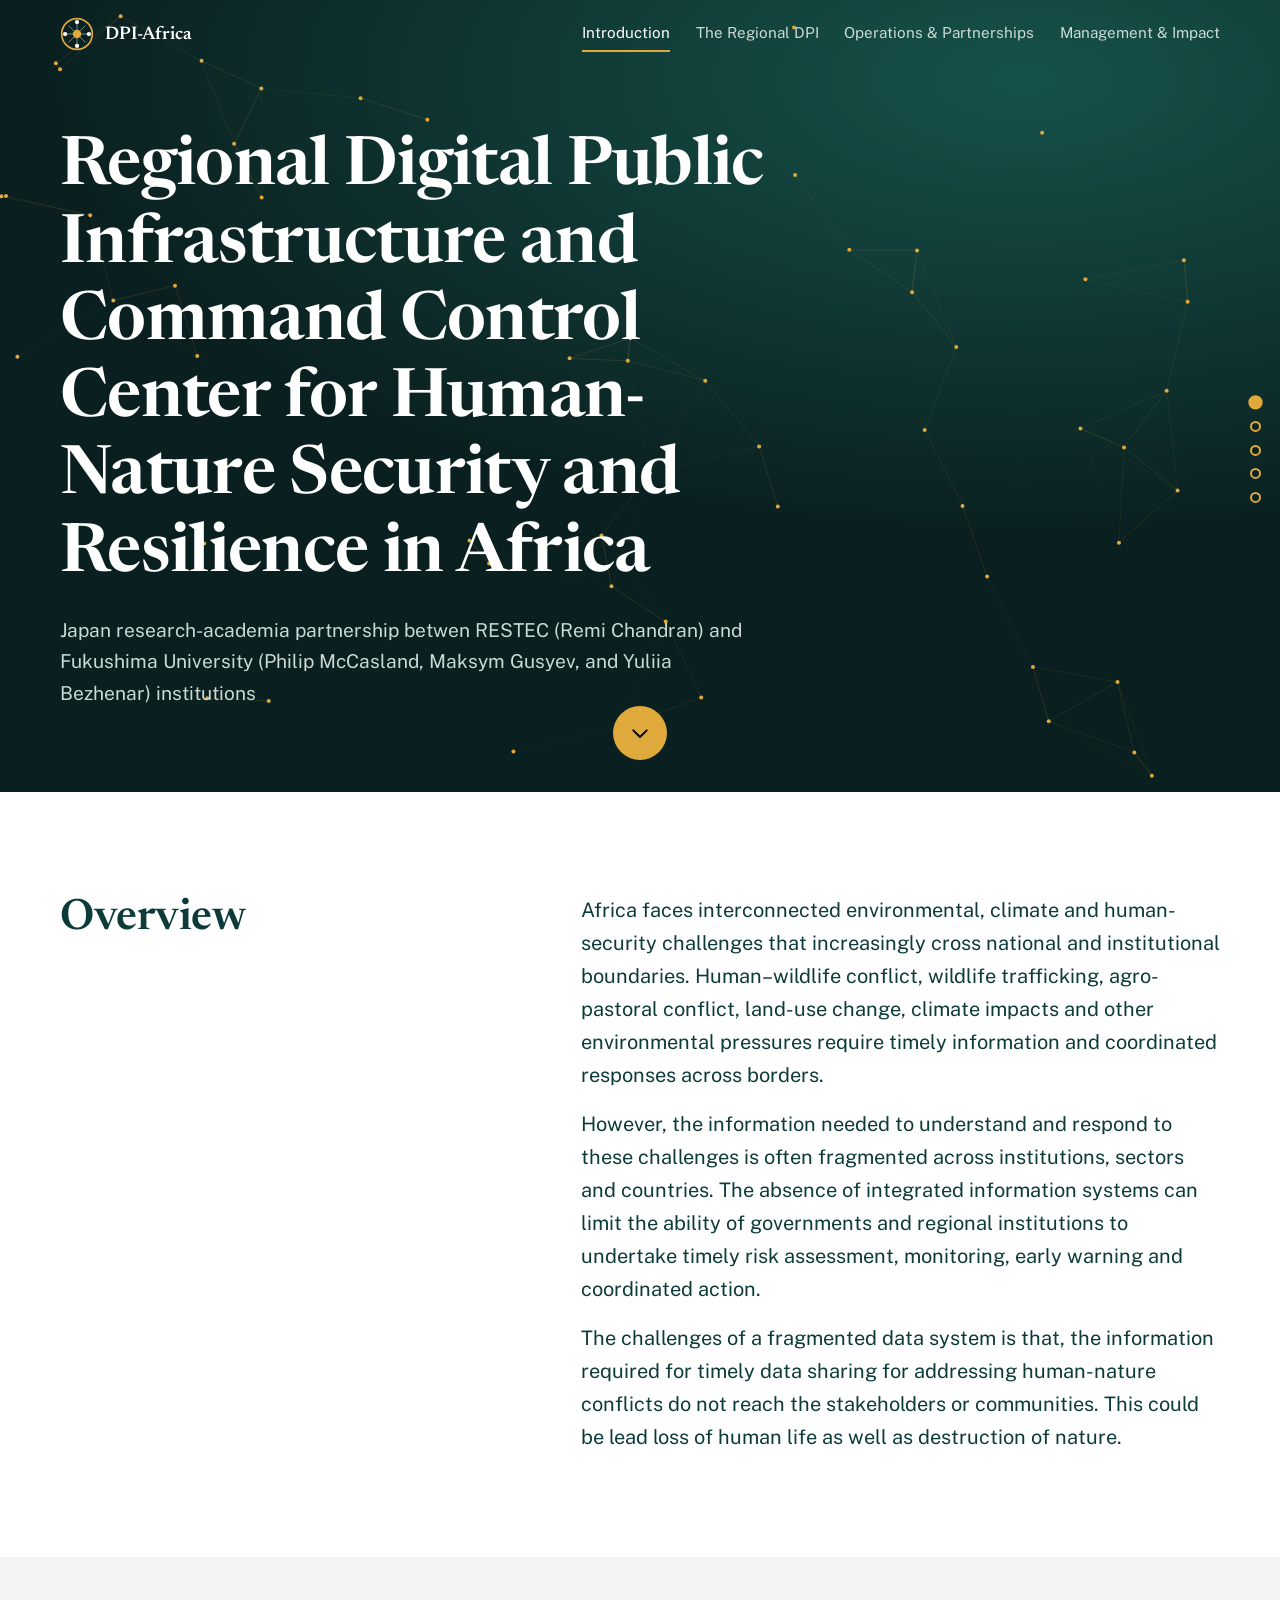
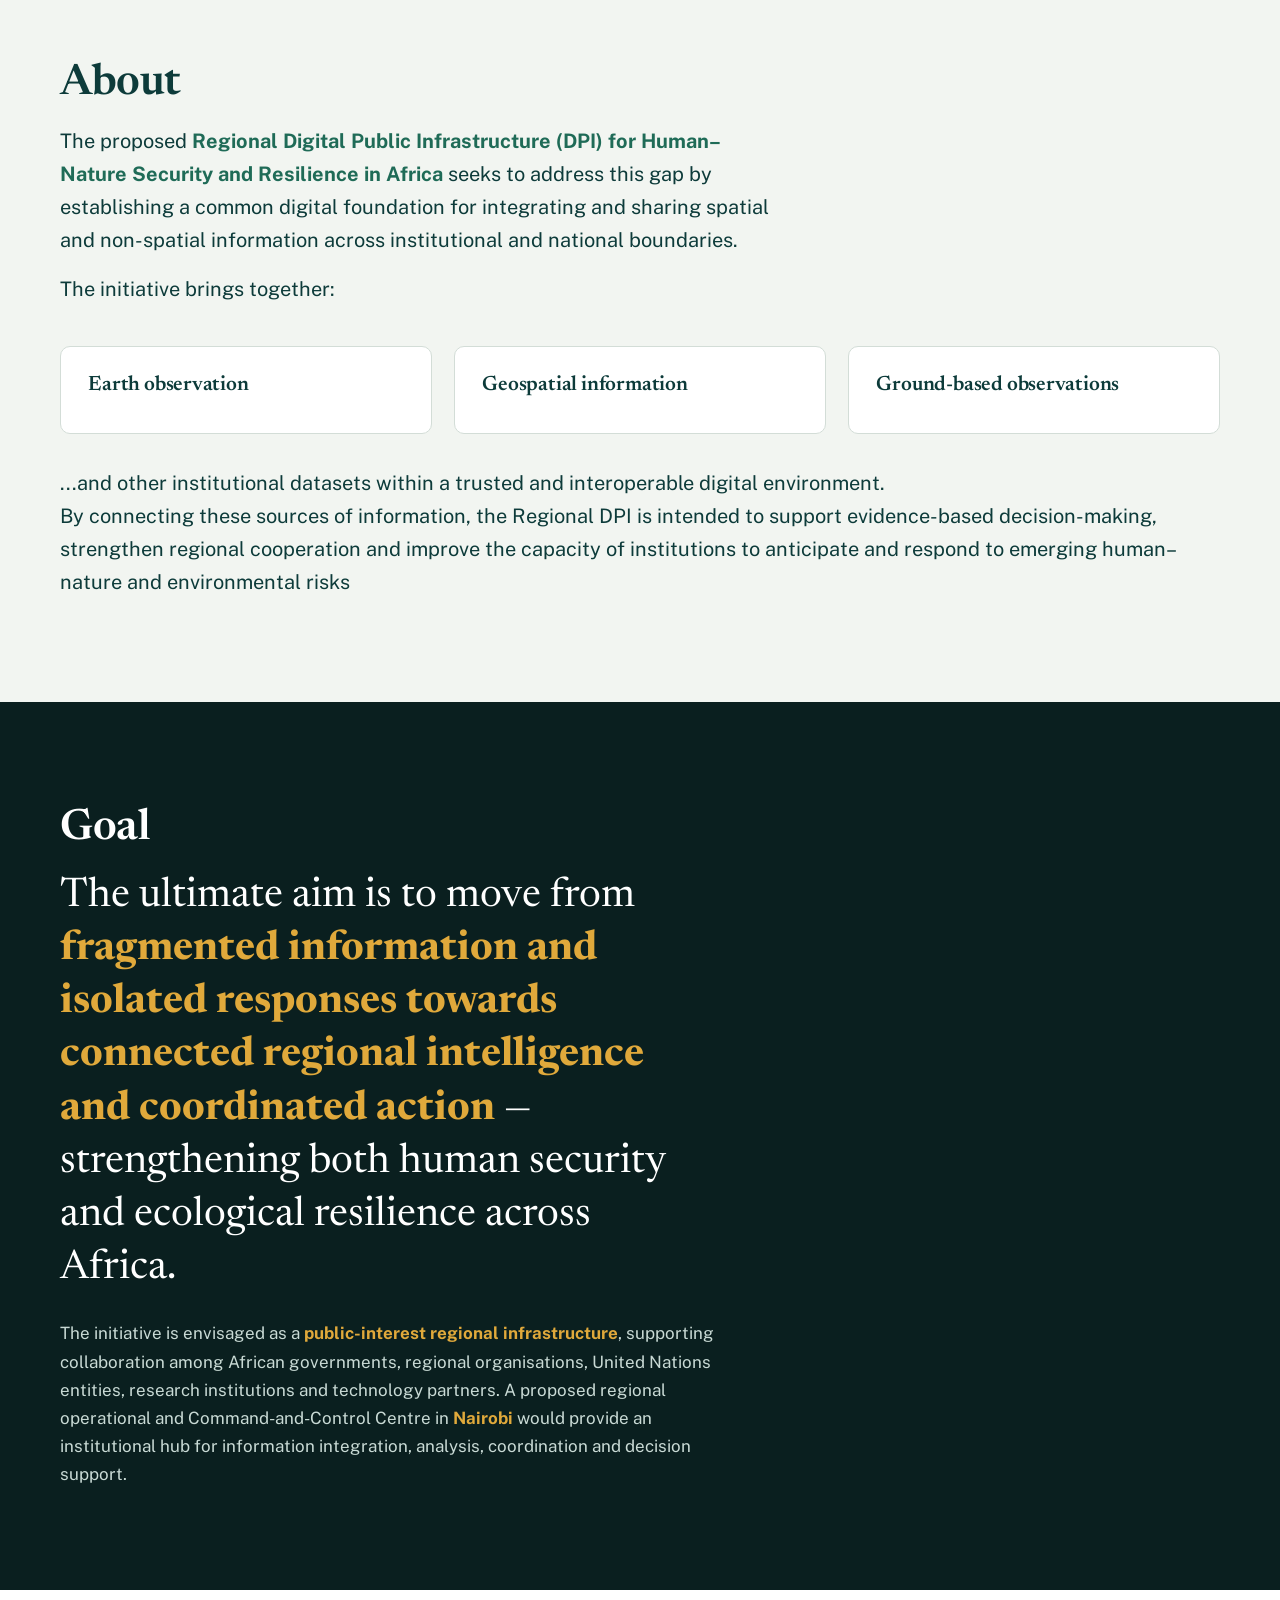
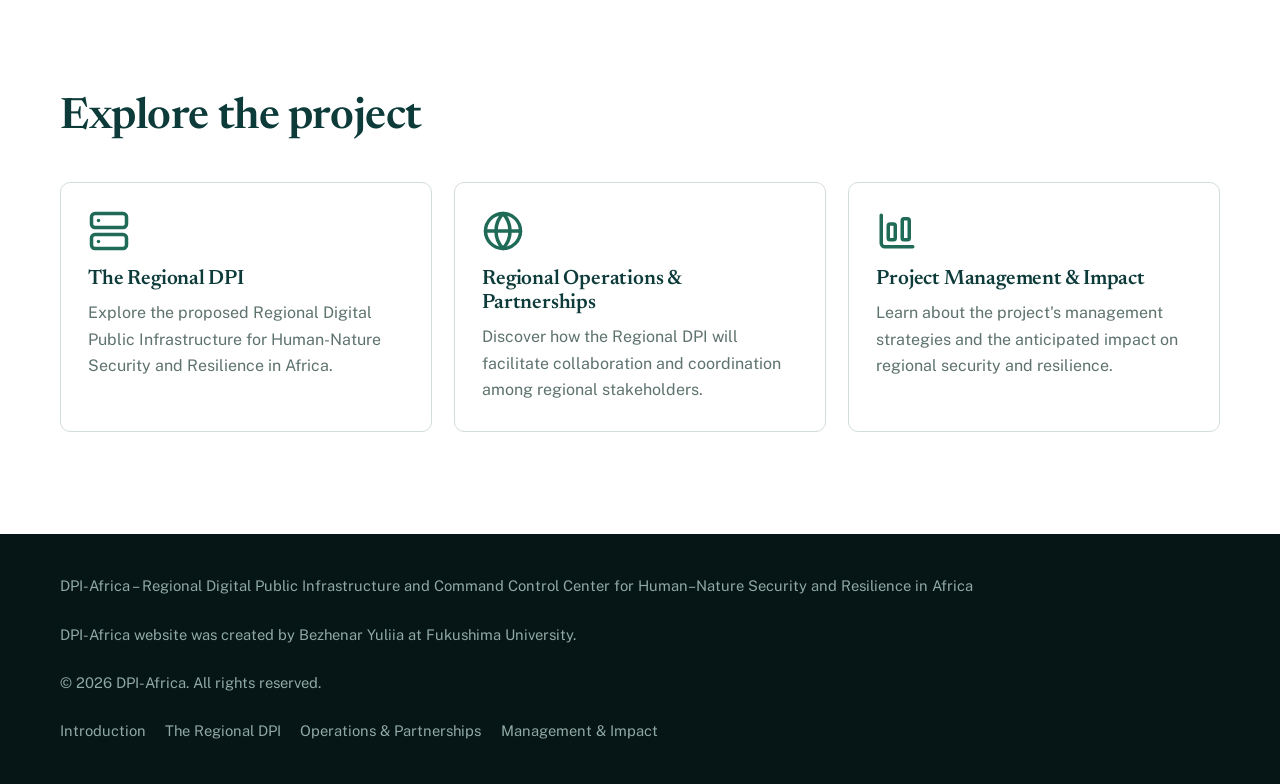
<file: index.html>
<!doctype html>
<html lang="en">
  <head>
    <meta charset="utf-8" />
    <meta name="viewport" content="width=device-width,initial-scale=1" />
    <title>Introduction | DPI-Africa</title>
    <meta
      name="description"
      content="Regional Digital Public Infrastructure and Command Control Center for Human–Nature Security and Resilience in Africa"
    />
    <link rel="icon" href="assets/img/logo.svg" />
    <link rel="stylesheet" href="css/base.css" />
    <link rel="stylesheet" href="css/components.css" />
    <link rel="stylesheet" href="css/pages.css" />
    <script>
      document.documentElement.className = "js";
    </script>
    <style>
      html:not(.js) .reveal {
        opacity: 1;
        transform: none;
      }
    </style>
  </head>
  <body data-root="" data-page="index">
    <div id="site-header"></div>
    <main>
      <section class="hero" id="top" data-label="Start">
        <canvas class="net" aria-hidden="true"></canvas>
        <div class="wrap">
          <h1 class="in-seq">
            Regional Digital Public Infrastructure and Command Control Center
            for Human-Nature Security and Resilience in Africa
          </h1>
          <p class="in-seq">
            Japan research-academia partnership betwen RESTEC (Remi Chandran)
            and Fukushima University (Philip McCasland, Maksym Gusyev, and
            Yuliia Bezhenar) institutions
          </p>
        </div>
        <a
          class="btn arrow"
          href="#overview"
          aria-label="Read the introduction"
        >
          <img src="assets/img/arrow-down.svg" alt="" />
        </a>
      </section>
      <section id="overview" data-label="Overview">
        <div class="wrap twocol">
          <div class="reveal"><h2>Overview</h2></div>
          <div class="reveal">
            <p class="lead">
              Africa faces interconnected environmental, climate and
              human-security challenges that increasingly cross national and
              institutional boundaries. Human–wildlife conflict, wildlife
              trafficking, agro-pastoral conflict, land-use change, climate
              impacts and other environmental pressures require timely
              information and coordinated responses across borders.
            </p>
            <p class="lead">
              However, the information needed to understand and respond to these
              challenges is often fragmented across institutions, sectors and
              countries. The absence of integrated information systems can limit
              the ability of governments and regional institutions to undertake
              timely risk assessment, monitoring, early warning and coordinated
              action.
            </p>
            <p class="lead">
              The challenges of a fragmented data system is that, the
              information required for timely data sharing for addressing
              human-nature conflicts do not reach the stakeholders or
              communities. This could be lead loss of human life as well as
              destruction of nature.
            </p>
          </div>
        </div>
      </section>
      <section class="alt" id="context" data-label="Context">
        <div class="wrap">
          <h2 class="reveal">About</h2>
          <p class="lead reveal">
            The proposed
            <strong class="hl"
              >Regional Digital Public Infrastructure (DPI) for Human–Nature
              Security and Resilience in Africa</strong
            >
            seeks to address this gap by establishing a common digital
            foundation for integrating and sharing spatial and non-spatial
            information across institutional and national boundaries.
          </p>
          <p class="lead reveal">The initiative brings together:</p>
          <div class="grid g3">
            <div class="card reveal">
              <h3>Earth observation</h3>
            </div>
            <div class="card reveal">
              <h3>Geospatial information</h3>
            </div>
            <div class="card reveal">
              <h3>Ground-based observations</h3>
            </div>
          </div>
        </div>
        <div class="wrap wide">
          <p class="lead reveal">
            <br />...and other institutional datasets within a trusted and
            interoperable digital environment. <br />
            By connecting these sources of information, the Regional DPI is
            intended to support evidence-based decision-making, strengthen
            regional cooperation and improve the capacity of institutions to
            anticipate and respond to emerging human–nature and environmental
            risks
          </p>
        </div>
      </section>
      <section class="dark vision" id="vision" data-label="Vision">
        <div class="wrap">
          <h2 class="reveal">Goal</h2>
          <blockquote class="reveal">
            The ultimate aim is to move from
            <strong class="hl"
              >fragmented information and isolated responses towards connected
              regional intelligence and coordinated action</strong
            >
            — strengthening both human security and ecological resilience across
            Africa.
          </blockquote>
          <p class="reveal narrow" style="margin-top: 1.5rem">
            The initiative is envisaged as a
            <strong class="hl">public-interest regional infrastructure</strong>,
            supporting collaboration among African governments, regional
            organisations, United Nations entities, research institutions and
            technology partners. A proposed regional operational and
            Command-and-Control Centre in
            <strong class="hl">Nairobi</strong> would provide an institutional
            hub for information integration, analysis, coordination and decision
            support.
          </p>
        </div>
      </section>

      <section id="explore" data-label="Explore">
        <div class="wrap">
          <h2 class="reveal">Explore the project</h2>
          <div class="grid g3">
            <a class="card reveal" href="pages/regional-dpi.html"
              ><span data-icon="server"></span>
              <h3>The Regional DPI</h3>
              <p>
                Explore the proposed Regional Digital Public Infrastructure for
                Human-Nature Security and Resilience in Africa.
              </p></a
            >
            <a class="card reveal" href="pages/operations-partnerships.html"
              ><span data-icon="globe"></span>
              <h3>Regional Operations &amp; Partnerships</h3>
              <p>
                Discover how the Regional DPI will facilitate collaboration and
                coordination among regional stakeholders.
              </p></a
            >
            <a class="card reveal" href="pages/management-impact.html"
              ><span data-icon="chart"></span>
              <h3>Project Management &amp; Impact</h3>
              <p>
                Learn about the project's management strategies and the
                anticipated impact on regional security and resilience.
              </p></a
            >
          </div>
        </div>
      </section>
    </main>
    <div id="site-footer"></div>
    <script src="js/icons.js"></script>
    <script src="js/layout.js"></script>
    <script src="js/main.js"></script>
    <script src="js/network.js"></script>
  </body>
</html>
</file>
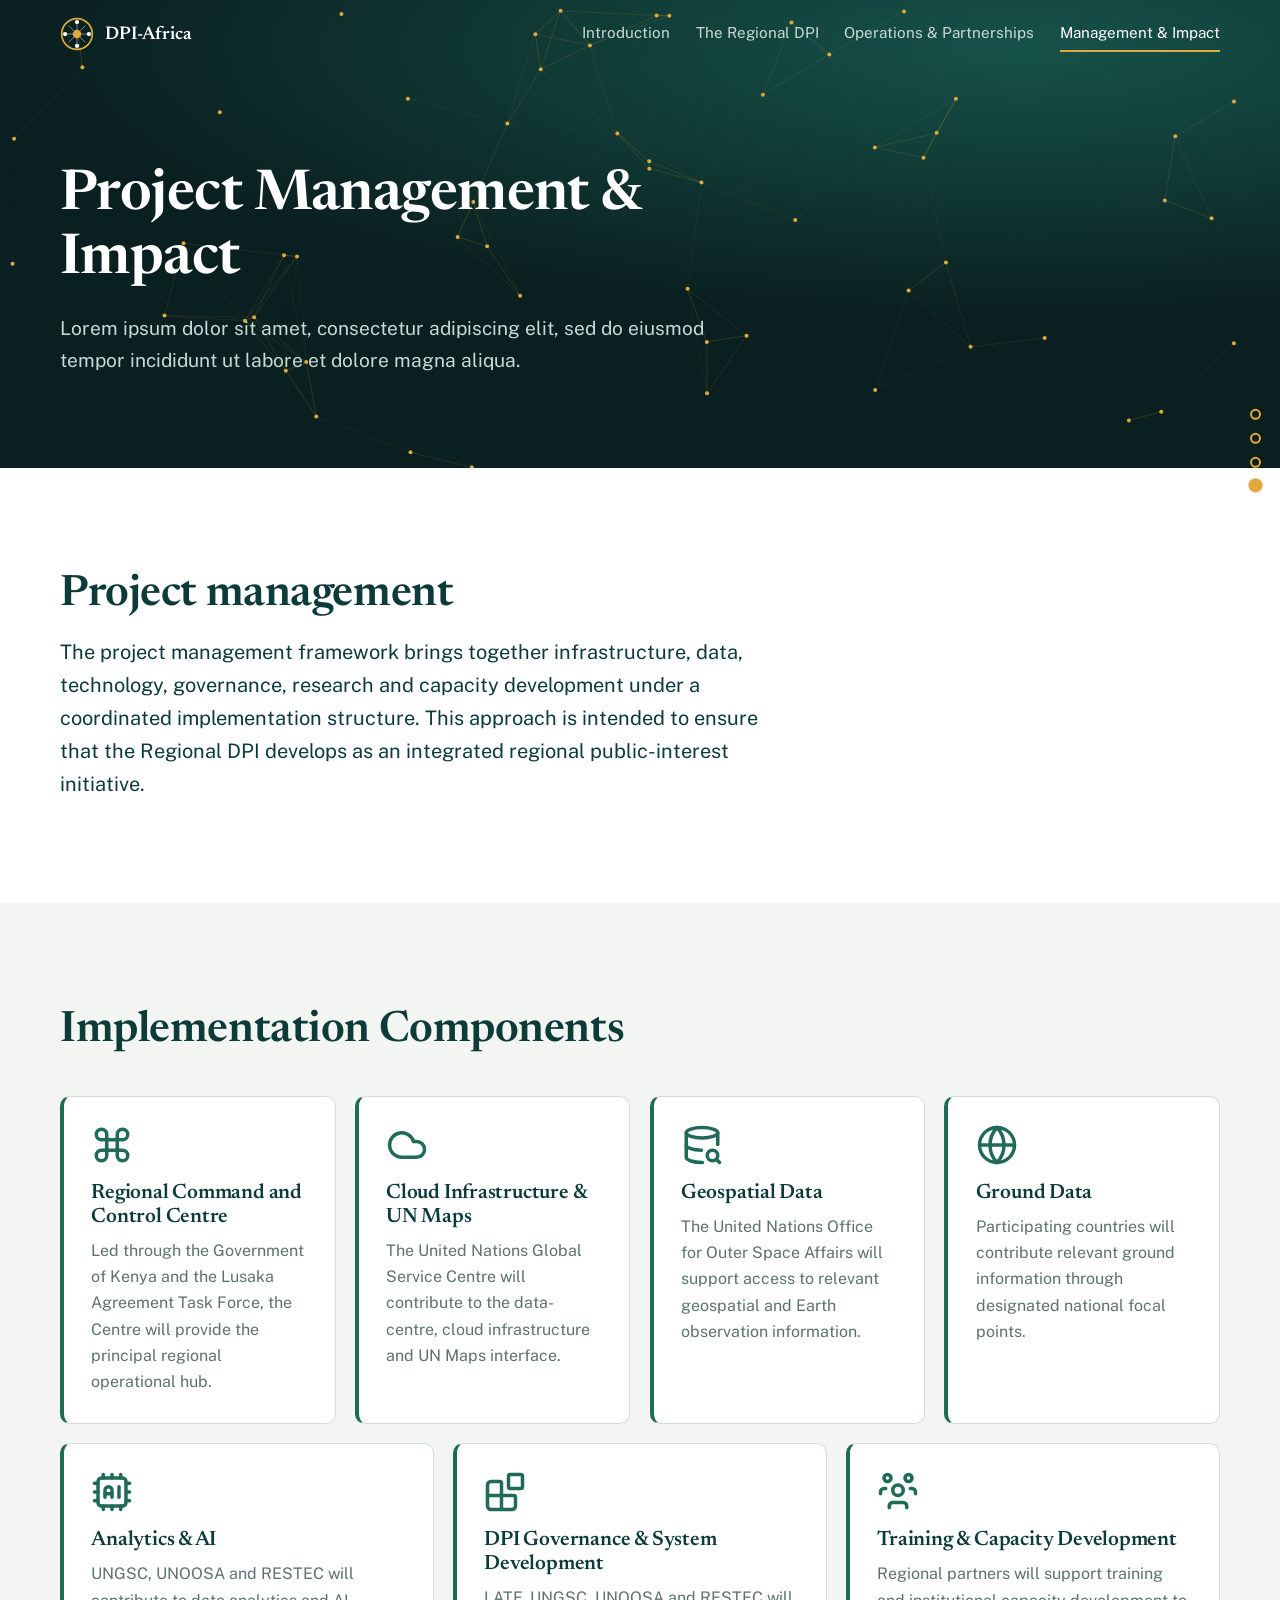
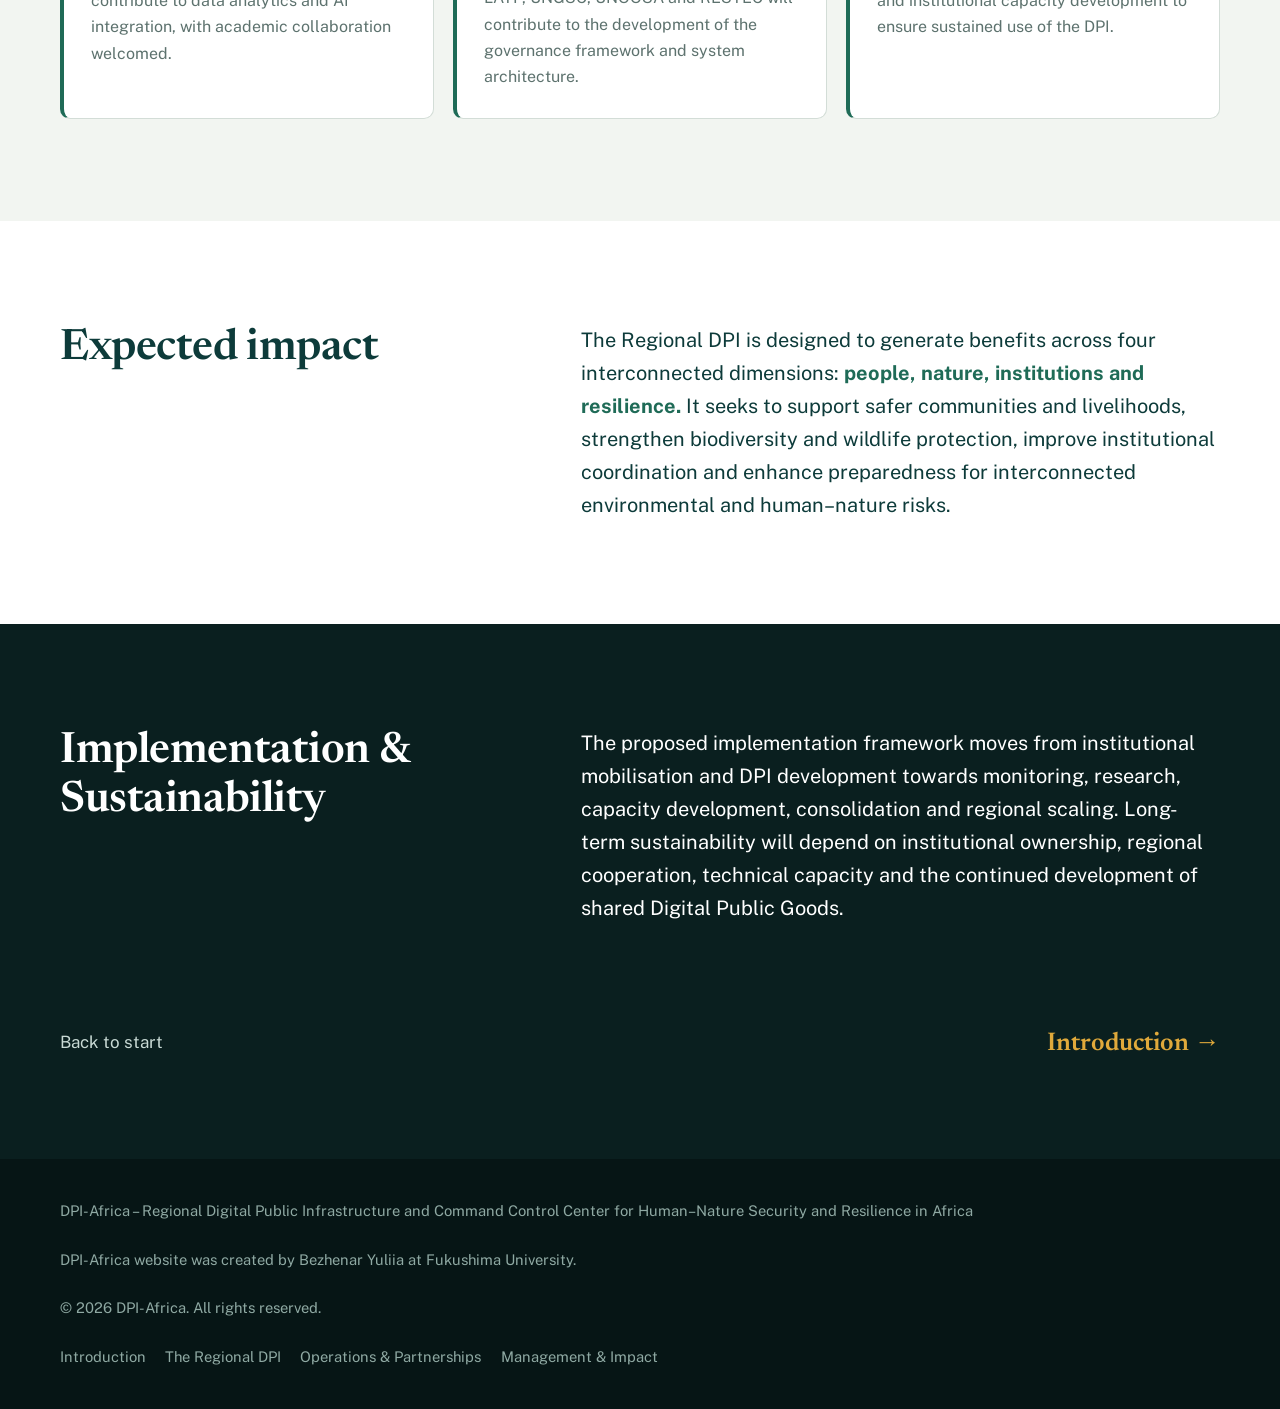
<file: pages/management-impact.html>
<!doctype html>
<html lang="en">
  <head>
    <meta charset="utf-8" />
    <meta name="viewport" content="width=device-width,initial-scale=1" />
    <title>Project Management & Impact | DPI-Africa</title>
    <meta
      name="description"
      content="Regional Digital Public Infrastructure and Command Control Center for Human–Nature Security and Resilience in Africa"
    />
    <link rel="icon" href="../assets/img/logo.svg" />
    <link rel="stylesheet" href="../css/base.css" />
    <link rel="stylesheet" href="../css/components.css" />
    <link rel="stylesheet" href="../css/pages.css" />
    <script>
      document.documentElement.className = "js";
    </script>
    <style>
      html:not(.js) .reveal {
        opacity: 1;
        transform: none;
      }
    </style>
  </head>
  <body data-root="../" data-page="mgmt">
    <div id="site-header"></div>
    <main>
      <section class="hero small">
        <canvas class="net" aria-hidden="true"></canvas>
        <div class="wrap">
          <h1 class="in-seq">Project Management &amp; Impact</h1>
          <p class="in-seq">
            Lorem ipsum dolor sit amet, consectetur adipiscing elit, sed do
            eiusmod tempor incididunt ut labore et dolore magna aliqua.
          </p>
        </div>
      </section>
      <section id="mgmt" data-label="Management">
        <div class="wrap">
          <h2 class="reveal">Project management</h2>
          <p class="lead reveal">
            The project management framework brings together infrastructure,
            data, technology, governance, research and capacity development
            under a coordinated implementation structure. This approach is
            intended to ensure that the Regional DPI develops as an integrated
            regional public-interest initiative.
          </p>
        </div>
      </section>
      <section class="alt" id="components" data-label="Components">
        <div class="wrap">
          <h2 class="reveal">Implementation Components</h2>
          <div class="g7">
            <div class="card reveal">
              <span data-icon="center"></span>
              <h3>Regional Command and Control Centre</h3>
              <p>
                Led through the Government of Kenya and the Lusaka Agreement
                Task Force, the Centre will provide the principal regional
                operational hub.
              </p>
            </div>
            <div class="card reveal">
              <span data-icon="cloud"></span>
              <h3>Cloud Infrastructure & UN Maps</h3>
              <p>
                The United Nations Global Service Centre will contribute to the
                data-centre, cloud infrastructure and UN Maps interface.
              </p>
            </div>
            <div class="card reveal">
              <span data-icon="data"></span>
              <h3>Geospatial Data</h3>
              <p>
                The United Nations Office for Outer Space Affairs will support
                access to relevant geospatial and Earth observation information.
              </p>
            </div>
            <div class="card reveal">
              <span data-icon="globe"></span>
              <h3>Ground Data</h3>
              <p>
                Participating countries will contribute relevant ground
                information through designated national focal points.
              </p>
            </div>
            <div class="card reveal">
              <span data-icon="ai"></span>
              <h3>Analytics & AI</h3>
              <p>
                UNGSC, UNOOSA and RESTEC will contribute to data analytics and
                AI integration, with academic collaboration welcomed.
              </p>
            </div>
            <div class="card reveal">
              <span data-icon="blocks"></span>
              <h3>DPI Governance & System Development</h3>
              <p>
                LATF, UNGSC, UNOOSA and RESTEC will contribute to the
                development of the governance framework and system architecture.
              </p>
            </div>
            <div class="card reveal">
              <span data-icon="people"></span>
              <h3>Training & Capacity Development</h3>
              <p>
                Regional partners will support training and institutional
                capacity development to ensure sustained use of the DPI.
              </p>
            </div>
          </div>
        </div>
      </section>
      <section id="impact" data-label="Impact">
        <div class="wrap twocol">
          <h2 class="reveal">Expected impact</h2>
          <div class="reveal">
            <p class="lead">
              The Regional DPI is designed to generate benefits across four
              interconnected dimensions:
              <strong class="hl"
                >people, nature, institutions and resilience.</strong
              >
              It seeks to support safer communities and livelihoods, strengthen
              biodiversity and wildlife protection, improve institutional
              coordination and enhance preparedness for interconnected
              environmental and human–nature risks.
            </p>
          </div>
        </div>
      </section>
      <section class="dark" id="sustain" data-label="Sustainability">
        <div class="wrap twocol">
          <h2 class="reveal">Implementation & Sustainability</h2>
          <div class="reveal">
            <p class="lead">
              The proposed implementation framework moves from institutional
              mobilisation and DPI development towards monitoring, research,
              capacity development, consolidation and regional scaling.
              Long-term sustainability will depend on institutional ownership,
              regional cooperation, technical capacity and the continued
              development of shared Digital Public Goods.
            </p>
          </div>
        </div>
      </section>
      <section class="dark" style="padding-top: 0">
        <div class="wrap next reveal" id="next"></div>
      </section>
    </main>
    <div id="site-footer"></div>
    <script src="../js/icons.js"></script>
    <script src="../js/layout.js"></script>
    <script src="../js/main.js"></script>
    <script src="../js/network.js"></script>
  </body>
</html>
</file>
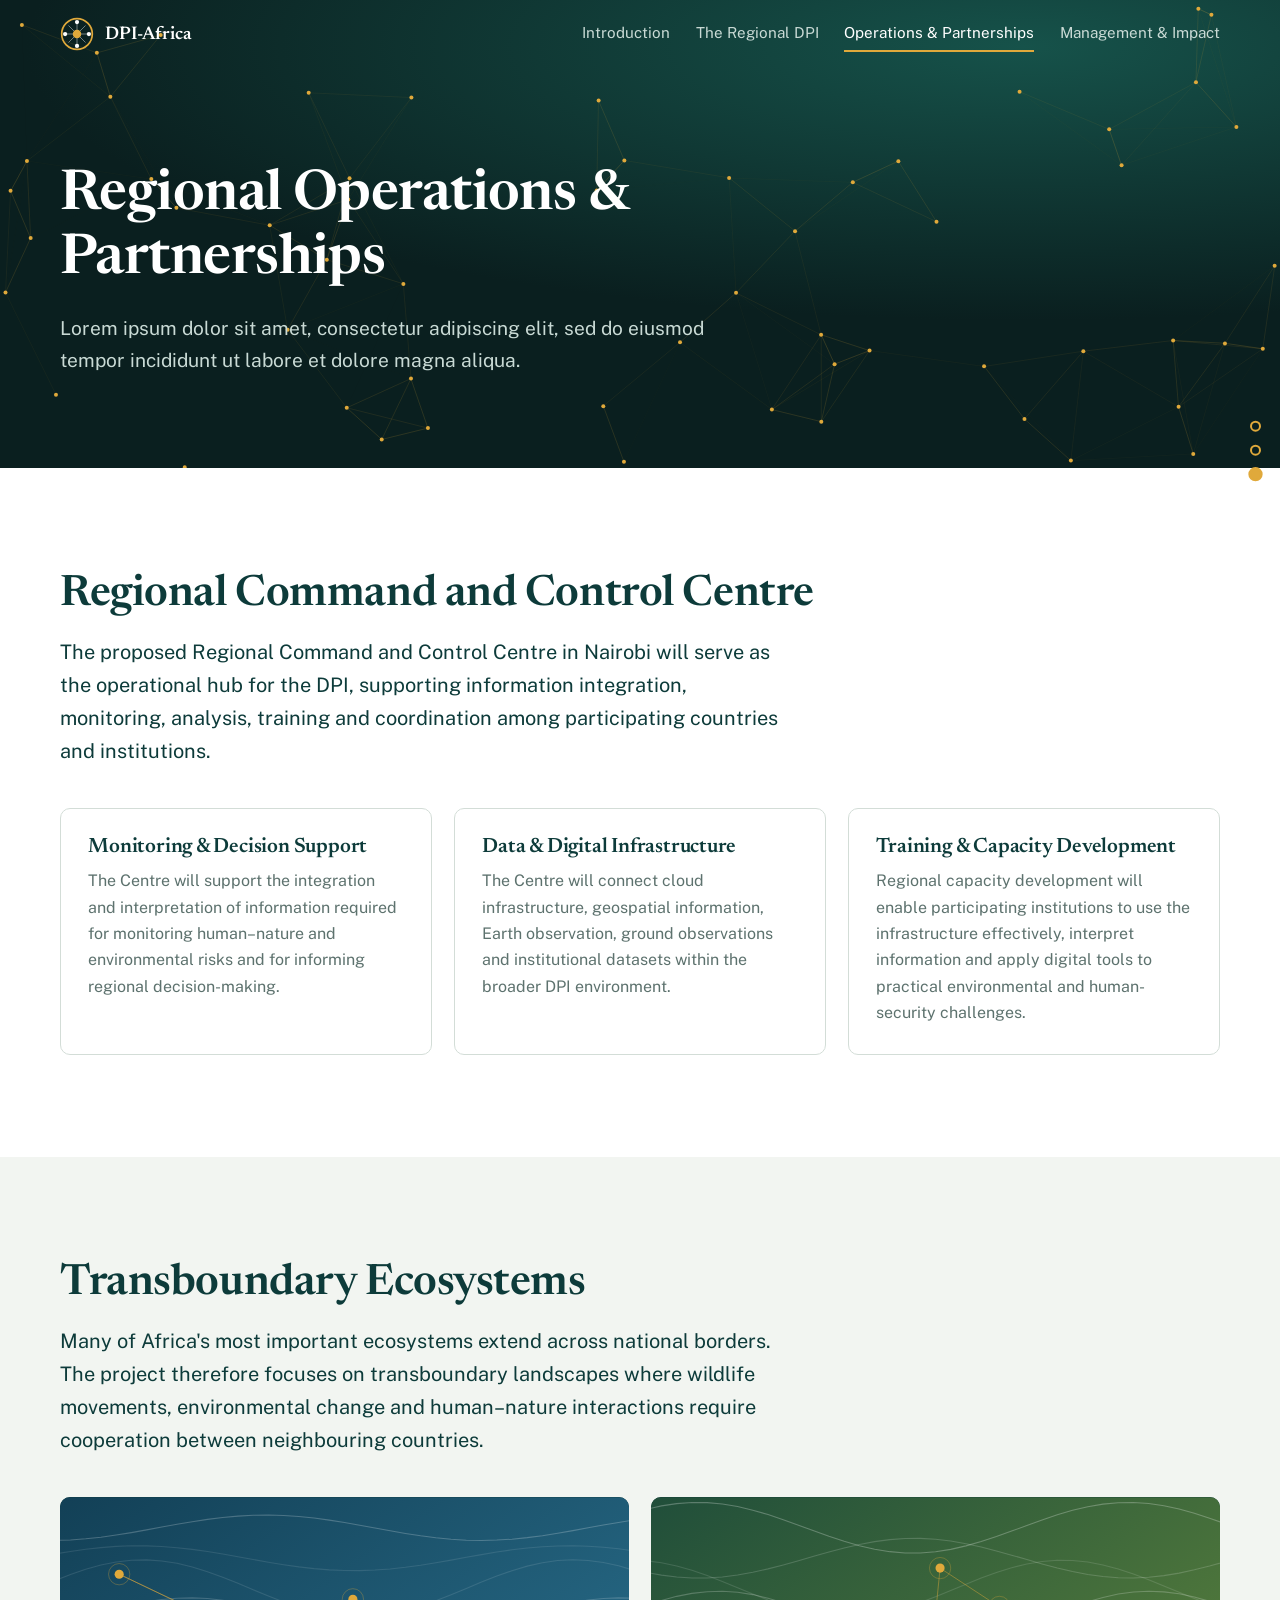
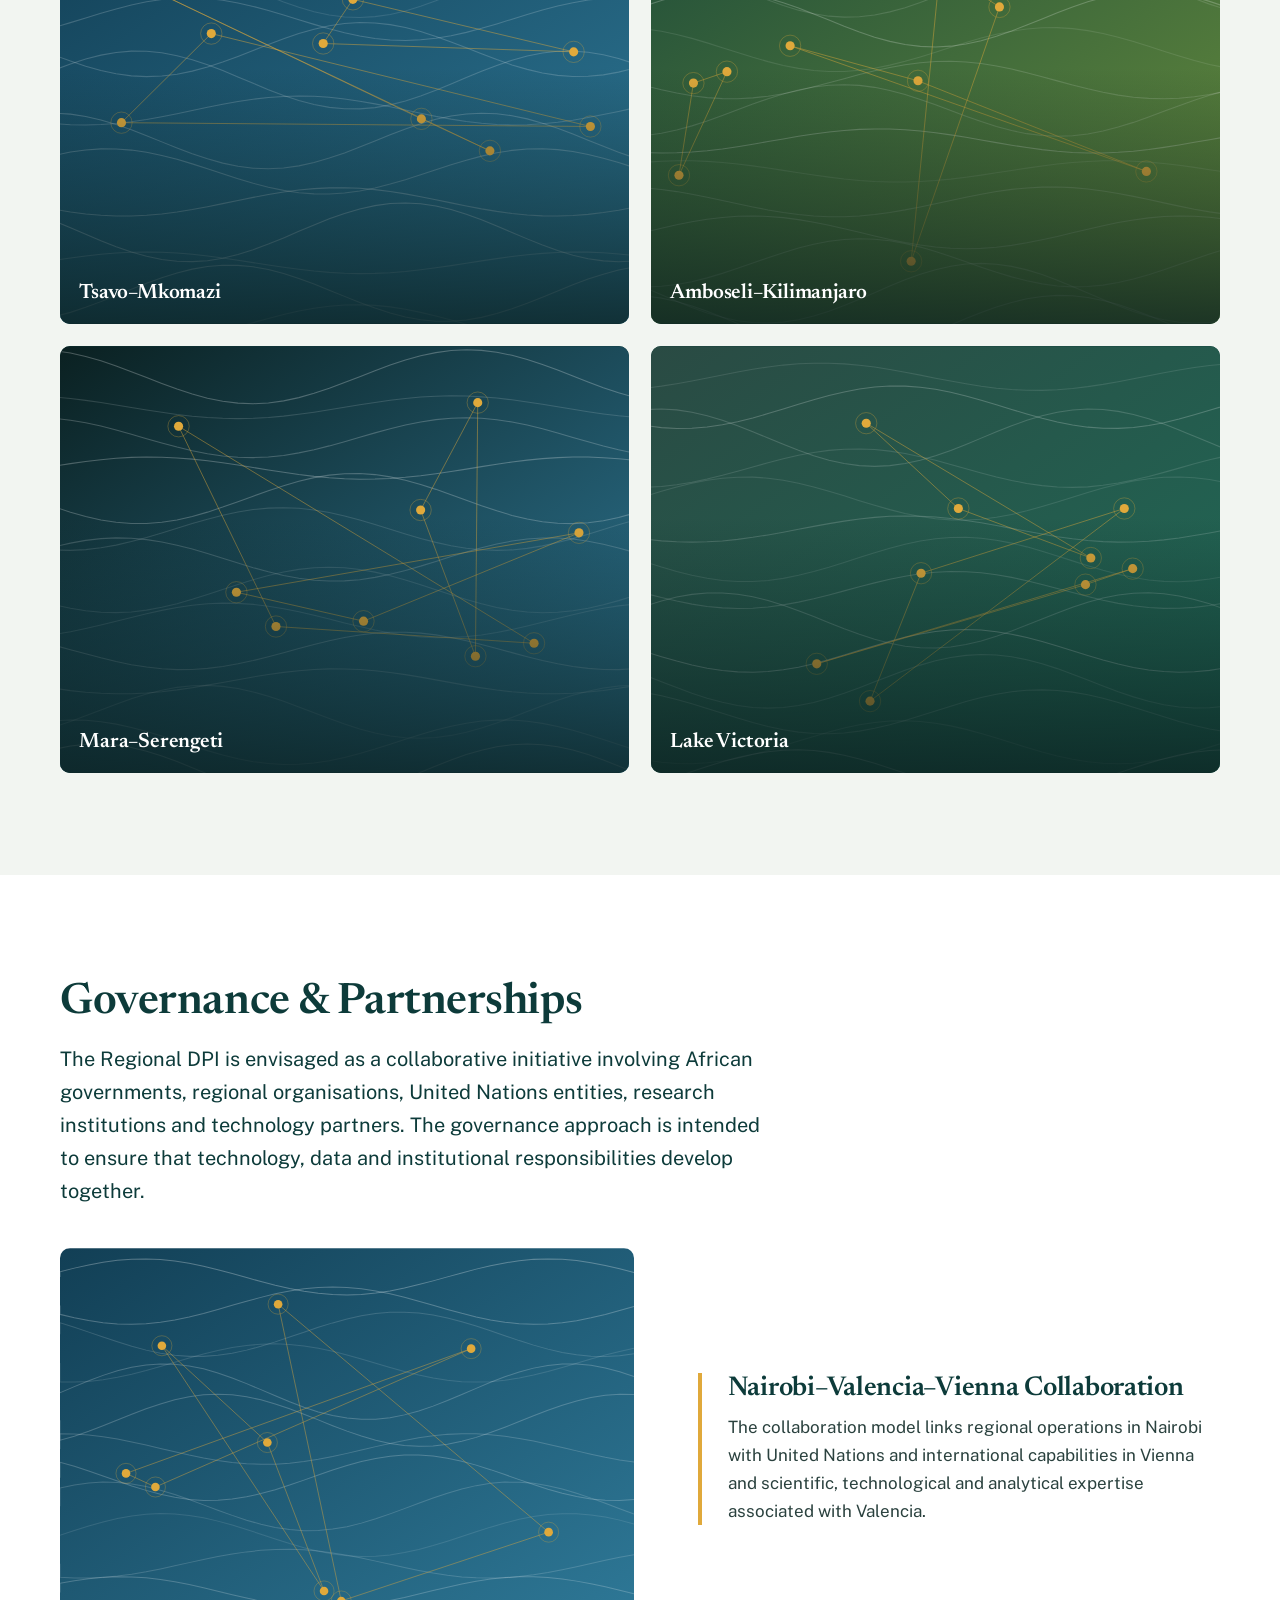
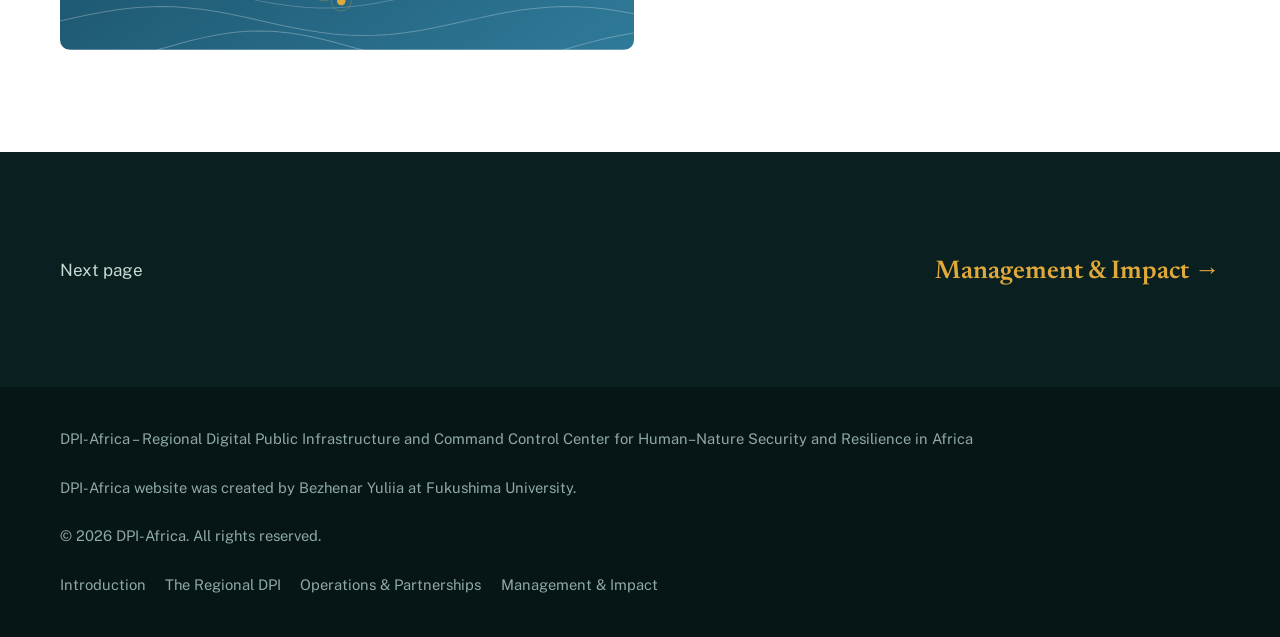
<file: pages/operations-partnerships.html>
<!doctype html>
<html lang="en">
  <head>
    <meta charset="utf-8" />
    <meta name="viewport" content="width=device-width,initial-scale=1" />
    <title>Regional Operations & Partnerships | DPI-Africa</title>
    <meta
      name="description"
      content="Regional Digital Public Infrastructure and Command Control Center for Human–Nature Security and Resilience in Africa"
    />
    <link rel="icon" href="../assets/img/logo.svg" />
    <link rel="stylesheet" href="../css/base.css" />
    <link rel="stylesheet" href="../css/components.css" />
    <link rel="stylesheet" href="../css/pages.css" />
    <script>
      document.documentElement.className = "js";
    </script>
    <style>
      html:not(.js) .reveal {
        opacity: 1;
        transform: none;
      }
    </style>
  </head>
  <body data-root="../" data-page="ops">
    <div id="site-header"></div>
    <main>
      <section class="hero small">
        <canvas class="net" aria-hidden="true"></canvas>
        <div class="wrap">
          <h1 class="in-seq">Regional Operations &amp; Partnerships</h1>
          <p class="in-seq">
            Lorem ipsum dolor sit amet, consectetur adipiscing elit, sed do
            eiusmod tempor incididunt ut labore et dolore magna aliqua.
          </p>
        </div>
      </section>
      <section id="ops" data-label="Operations">
        <div class="wrap">
          <h2 class="reveal">Regional Command and Control Centre</h2>
          <p class="lead reveal">
            The proposed Regional Command and Control Centre in Nairobi will
            serve as the operational hub for the DPI, supporting information
            integration, monitoring, analysis, training and coordination among
            participating countries and institutions.
          </p>
          <div class="grid g3">
            <div class="card reveal">
              <h3>Monitoring & Decision Support</h3>
              <p>
                The Centre will support the integration and interpretation of
                information required for monitoring human–nature and
                environmental risks and for informing regional decision-making.
              </p>
            </div>
            <div class="card reveal">
              <h3>Data & Digital Infrastructure</h3>
              <p>
                The Centre will connect cloud infrastructure, geospatial
                information, Earth observation, ground observations and
                institutional datasets within the broader DPI environment.
              </p>
            </div>
            <div class="card reveal">
              <h3>Training & Capacity Development</h3>
              <p>
                Regional capacity development will enable participating
                institutions to use the infrastructure effectively, interpret
                information and apply digital tools to practical environmental
                and human-security challenges.
              </p>
            </div>
          </div>
        </div>
      </section>
      <section class="alt" id="hubs" data-label="Hubs">
        <div class="wrap">
          <h2 class="reveal">Transboundary Ecosystems</h2>
          <p class="lead reveal">
            Many of Africa's most important ecosystems extend across national
            borders. The project therefore focuses on transboundary landscapes
            where wildlife movements, environmental change and human–nature
            interactions require cooperation between neighbouring countries.
          </p>
          <div class="grid g2">
            <div class="photo reveal" tabindex="0">
              <img src="../assets/img/ops-1.svg" alt="" loading="lazy" />
              <h3>Tsavo–Mkomazi</h3>
              <div class="extra">
                <p>
                  A Kenya–Tanzania landscape requiring coordinated approaches to
                  wildlife, ecosystems and human–nature interactions.
                </p>
              </div>
            </div>
            <div class="photo reveal" tabindex="0">
              <img src="../assets/img/ops-2.svg" alt="" loading="lazy" />
              <h3>Amboseli–Kilimanjaro</h3>
              <div class="extra">
                <p>
                  A transboundary ecosystem where wildlife movement and human
                  activities extend across the Kenya–Tanzania border.
                </p>
              </div>
            </div>
            <div class="photo reveal" tabindex="0">
              <img src="../assets/img/ops-3.svg" alt="" loading="lazy" />
              <h3>Mara–Serengeti</h3>
              <div class="extra">
                <p>
                  One of East Africa's most important connected ecosystems,
                  requiring information and cooperation across national
                  boundaries.
                </p>
              </div>
            </div>
            <div class="photo reveal" tabindex="0">
              <img src="../assets/img/ops-4.svg" alt="" loading="lazy" />
              <h3>Lake Victoria</h3>
              <div class="extra">
                <p>
                  A shared ecosystem involving Kenya, Uganda and Tanzania, where
                  environmental and resource-related challenges require regional
                  coordination.
                </p>
              </div>
            </div>
          </div>
        </div>
      </section>
      <section id="partners" data-label="Partnerships">
        <div class="wrap">
          <h2 class="reveal">Governance & Partnerships</h2>
          <p class="lead reveal">
            The Regional DPI is envisaged as a collaborative initiative
            involving African governments, regional organisations, United
            Nations entities, research institutions and technology partners. The
            governance approach is intended to ensure that technology, data and
            institutional responsibilities develop together.
          </p>
          <div class="split">
            <div class="media reveal">
              <img
                src="../assets/img/partnerships.svg"
                alt="Abstract partnership network"
                loading="lazy"
              />
            </div>
            <div class="band reveal">
              <h3>Nairobi–Valencia–Vienna Collaboration</h3>
              <p>
                The collaboration model links regional operations in Nairobi
                with United Nations and international capabilities in Vienna and
                scientific, technological and analytical expertise associated
                with Valencia.
              </p>
            </div>
          </div>
        </div>
      </section>
      <section class="dark">
        <div class="wrap next reveal" id="next"></div>
      </section>
    </main>
    <div id="site-footer"></div>
    <script src="../js/icons.js"></script>
    <script src="../js/layout.js"></script>
    <script src="../js/main.js"></script>
    <script src="../js/network.js"></script>
  </body>
</html>
</file>
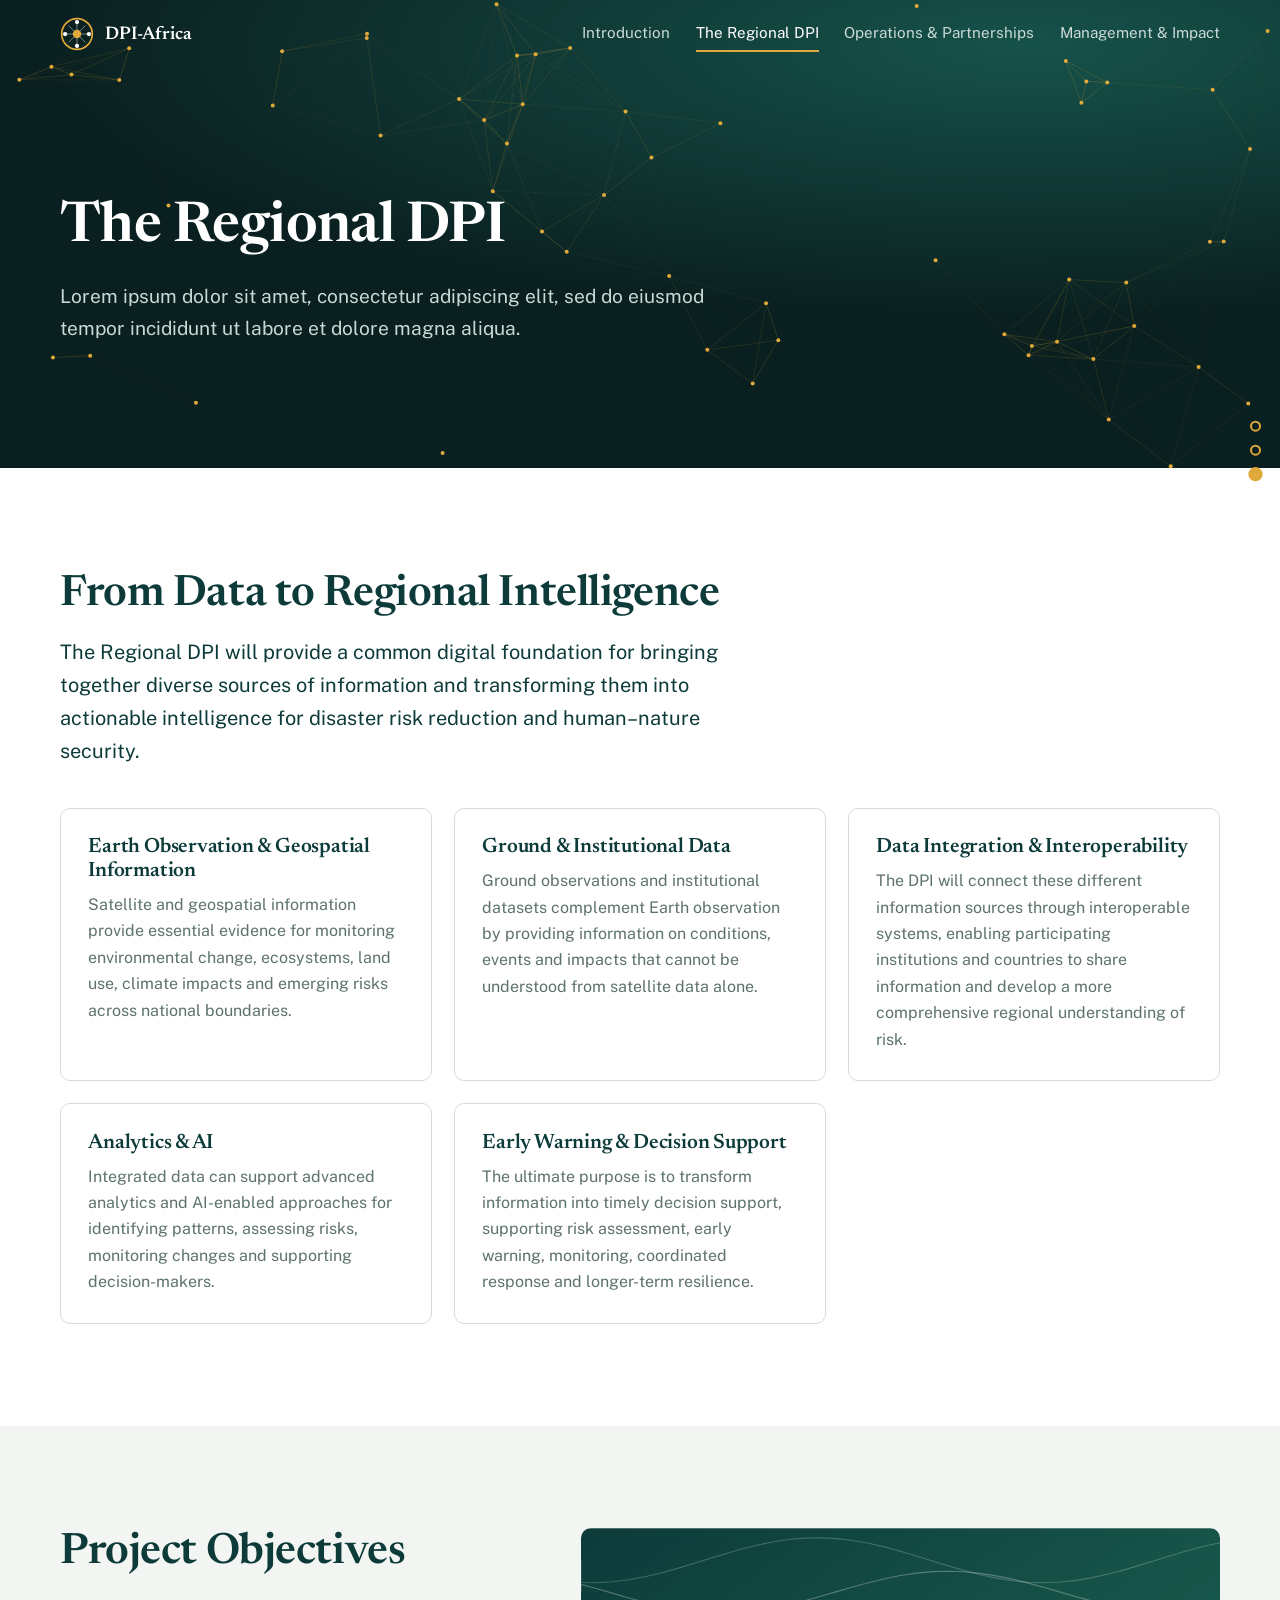
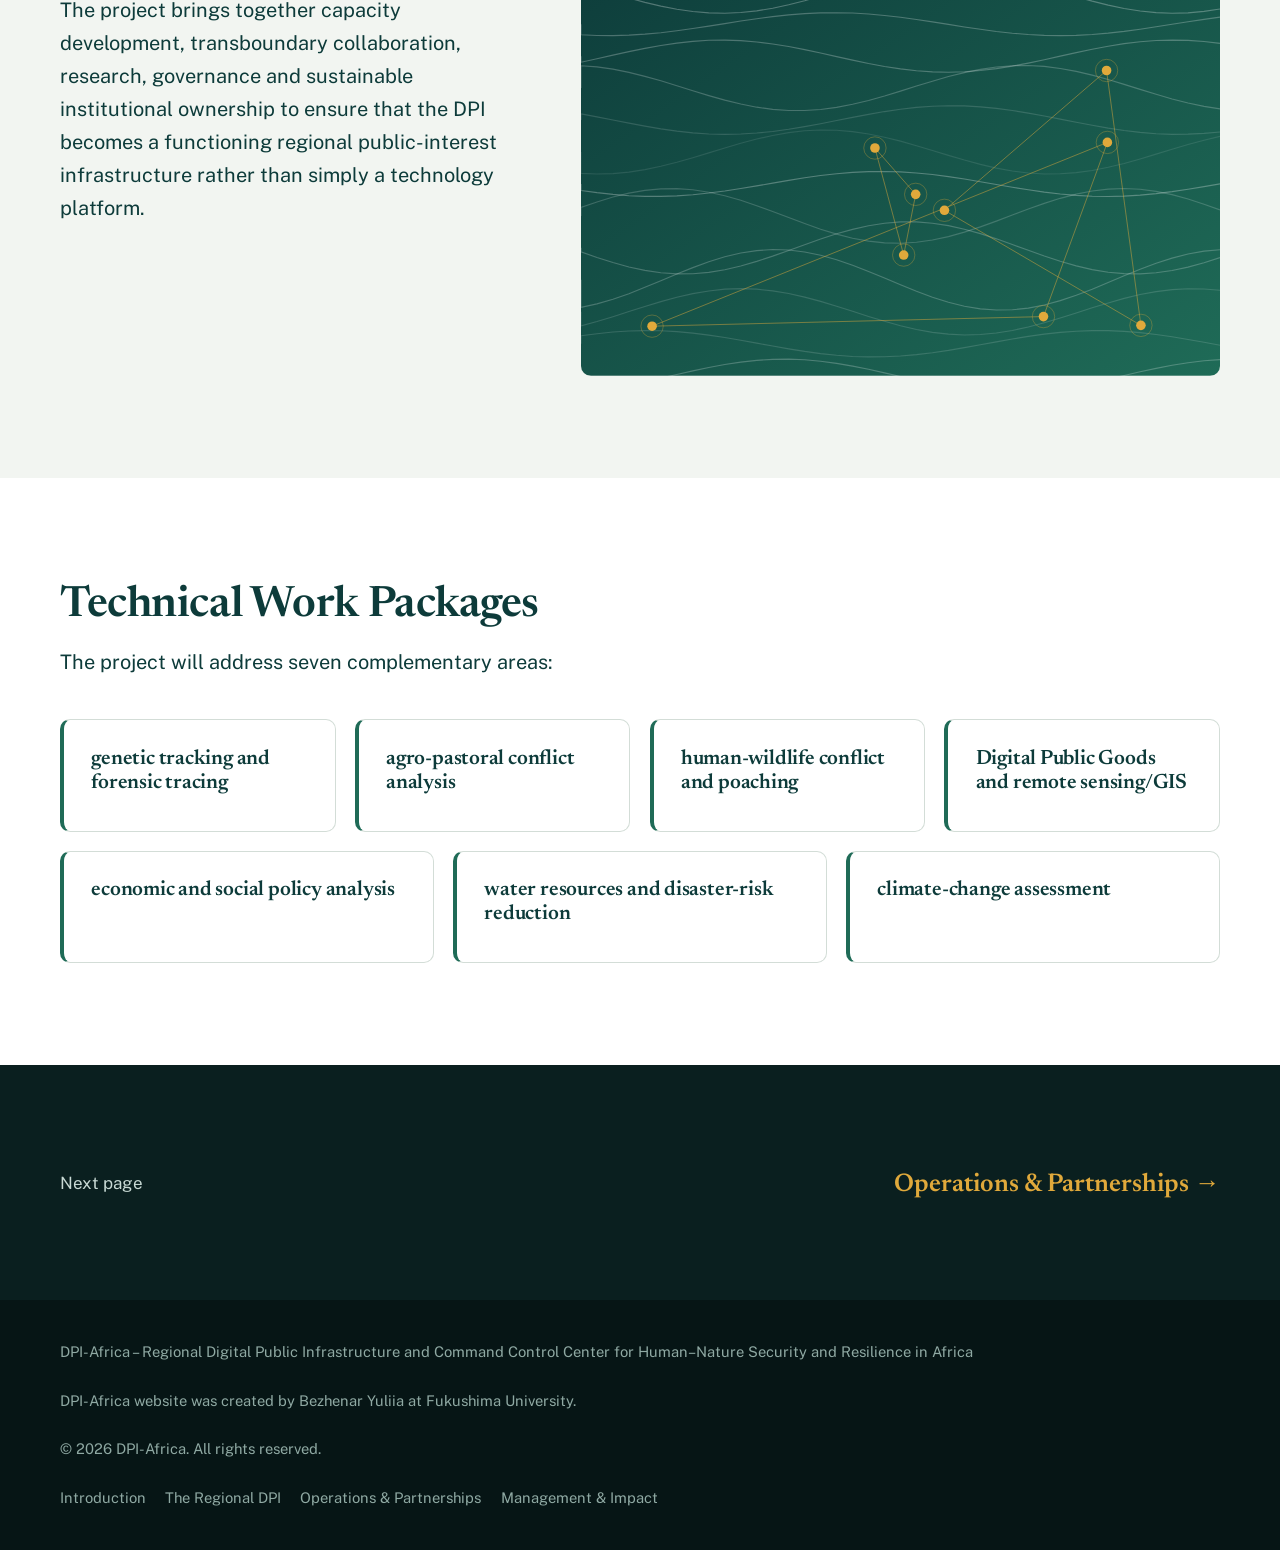
<file: pages/regional-dpi.html>
<!doctype html>
<html lang="en">
  <head>
    <meta charset="utf-8" />
    <meta name="viewport" content="width=device-width,initial-scale=1" />
    <title>The Regional DPI | DPI-Africa</title>
    <meta
      name="description"
      content="Regional Digital Public Infrastructure and Command Control Center for Human–Nature Security and Resilience in Africa"
    />
    <link rel="icon" href="../assets/img/logo.svg" />
    <link rel="stylesheet" href="../css/base.css" />
    <link rel="stylesheet" href="../css/components.css" />
    <link rel="stylesheet" href="../css/pages.css" />
    <script>
      document.documentElement.className = "js";
    </script>
    <style>
      html:not(.js) .reveal {
        opacity: 1;
        transform: none;
      }
    </style>
  </head>
  <body data-root="../" data-page="dpi">
    <div id="site-header"></div>
    <main>
      <section class="hero small">
        <canvas class="net" aria-hidden="true"></canvas>
        <div class="wrap">
          <h1 class="in-seq">The Regional DPI</h1>
          <p class="in-seq">
            Lorem ipsum dolor sit amet, consectetur adipiscing elit, sed do
            eiusmod tempor incididunt ut labore et dolore magna aliqua.
          </p>
        </div>
      </section>
      <section id="dpi" data-label="Regional DPI">
        <div class="wrap">
          <h2 class="reveal">From Data to Regional Intelligence</h2>
          <p class="lead reveal">
            The Regional DPI will provide a common digital foundation for
            bringing together diverse sources of information and transforming
            them into actionable intelligence for disaster risk reduction and
            human–nature security.
          </p>
          <div class="grid g3">
            <div class="card reveal">
              <h3>Earth Observation & Geospatial Information</h3>
              <p>
                Satellite and geospatial information provide essential evidence
                for monitoring environmental change, ecosystems, land use,
                climate impacts and emerging risks across national boundaries.
              </p>
            </div>
            <div class="card reveal">
              <h3>Ground & Institutional Data</h3>
              <p>
                Ground observations and institutional datasets complement Earth
                observation by providing information on conditions, events and
                impacts that cannot be understood from satellite data alone.
              </p>
            </div>
            <div class="card reveal">
              <h3>Data Integration & Interoperability</h3>
              <p>
                The DPI will connect these different information sources through
                interoperable systems, enabling participating institutions and
                countries to share information and develop a more comprehensive
                regional understanding of risk.
              </p>
            </div>
            <div class="card reveal">
              <h3>Analytics & AI</h3>
              <p>
                Integrated data can support advanced analytics and AI-enabled
                approaches for identifying patterns, assessing risks, monitoring
                changes and supporting decision-makers.
              </p>
            </div>
            <div class="card reveal">
              <h3>Early Warning & Decision Support</h3>
              <p>
                The ultimate purpose is to transform information into timely
                decision support, supporting risk assessment, early warning,
                monitoring, coordinated response and longer-term resilience.
              </p>
            </div>
          </div>
        </div>
      </section>
      <section class="alt" id="objectives" data-label="Objectives">
        <div class="wrap twocol">
          <div class="reveal">
            <h2>Project Objectives</h2>
            <p class="lead">
              The project brings together capacity development, transboundary
              collaboration, research, governance and sustainable institutional
              ownership to ensure that the DPI becomes a functioning regional
              public-interest infrastructure rather than simply a technology
              platform.
            </p>
          </div>
          <div class="media reveal">
            <img
              src="../assets/img/objectives.svg"
              alt="Abstract network illustration"
              loading="lazy"
            />
          </div>
        </div>
      </section>
      <section id="areas" data-label="Seven areas">
        <div class="wrap">
          <h2 class="reveal">
            Technical Work Packages
          </h2>
          <p class="lead reveal">
            The project will address seven complementary areas:
          </p>
          <div class="g7">
            <div class="card reveal">
              <h3>genetic tracking and forensic tracing</h3>
            </div>
            <div class="card reveal">
              <h3>agro-pastoral conflict analysis</h3>
            </div>
            <div class="card reveal">
              <h3>human-wildlife conflict and poaching</h3>
            </div>
            <div class="card reveal">
              <h3>Digital Public Goods and remote sensing/GIS</h3>
            </div>
            <div class="card reveal">
              <h3>economic and social policy analysis</h3>
            </div>
            <div class="card reveal">
              <h3>water resources and disaster-risk reduction</h3>
            </div>
            <div class="card reveal">
              <h3>climate-change assessment</h3>
            </div>
          </div>
        </div>
      </section>
      <section class="dark">
        <div class="wrap next reveal" id="next"></div>
      </section>
    </main>
    <div id="site-footer"></div>
    <script src="../js/icons.js"></script>
    <script src="../js/layout.js"></script>
    <script src="../js/main.js"></script>
    <script src="../js/network.js"></script>
  </body>
</html>
</file>
<file: css/base.css>
@import url("https://fonts.googleapis.com/css2?family=Newsreader:opsz,wght@6..72,400;6..72,600&family=Public+Sans:wght@400;500;600&display=swap");
:root {
  --deep: #0a1f1f;
  --ink: #0d3b3a;
  --leaf: #1f6b57;
  --sand: #e0a93b;
  --river: #2f7a99;
  --mist: #f2f5f1;
  --line: #d3ddd7;
  --txt: #2a413e;
  --muted: #5d726e;
  --r: 10px;
  --w: 1160px;
  --serif: "Newsreader", Georgia, serif;
  --sans: "Public Sans", system-ui, sans-serif;
}
*,
*::before,
*::after {
  box-sizing: border-box;
  margin: 0;
}
html {
  scroll-behavior: smooth;
}
body {
  font: 400 1.0625rem/1.65 var(--sans);
  color: var(--txt);
  background: #fff;
  animation: pagein 0.6s ease both;
}
body.leaving {
  opacity: 0;
  transition: opacity 0.25s;
}
@keyframes pagein {
  from {
    opacity: 0;
  }
  to {
    opacity: 1;
  }
}
img,
svg {
  display: block;
  max-width: 100%;
}
a {
  color: inherit;
}
h1,
h2,
h3 {
  font-family: var(--serif);
  font-weight: 600;
  line-height: 1.15;
  color: var(--ink);
  letter-spacing: -0.01em;
}
h1 {
  font-size: clamp(2.3rem, 5.4vw, 4.2rem);
}
h2 {
  font-size: clamp(1.8rem, 3.4vw, 2.7rem);
  margin-bottom: 1rem;
}
h3 {
  font-size: 1.3rem;
  margin-bottom: 0.5rem;
}
p + p {
  margin-top: 1rem;
}
.wrap {
  width: min(var(--w), 100% - 2.5rem);
  margin-inline: auto;
}
section {
  padding: clamp(3.5rem, 8vw, 6.5rem) 0;
}
.alt {
  background: var(--mist);
}
.dark {
  background: var(--deep);
  color: #c9dad5;
}
.dark h2,
.dark h3 {
  color: #fff;
}
.lead {
  font-size: 1.25rem;
  color: var(--ink);
  max-width: 60ch;
}
.dark .lead {
  color: #fff;
}
.narrow {
  max-width: 68ch;
}
:focus-visible {
  outline: 3px solid var(--sand);
  outline-offset: 3px;
}
.reveal {
  opacity: 0;
  transform: translateY(14px);
  transition:
    opacity 0.6s ease,
    transform 0.6s ease;
}
.reveal.in {
  opacity: 1;
  transform: none;
}
@media (prefers-reduced-motion: reduce) {
  * {
    animation: none !important;
    transition: none !important;
    scroll-behavior: auto !important;
  }
  .reveal {
    opacity: 1;
    transform: none;
  }
}

.hl {
  font-weight: 700;
  color: var(--leaf);
}
.dark .hl,
.hero .hl {
  color: var(--sand);
}

.hl-soft {
  color: var(--ink);
  background: linear-gradient(transparent 62%, #e0a93b66 0);
}

.wrap.wide .lead,
.wrap.wide .narrow,
.wrap.wide p {
  max-width: none;
}
</file>
<file: css/components.css>
.site-header {
  position: fixed;
  inset: 0 0 auto;
  z-index: 50;
  transition: background 0.3s;
}
.site-header.scrolled {
  background: rgba(10, 31, 31, 0.92);
  backdrop-filter: blur(10px);
}
.site-header .wrap {
  display: flex;
  align-items: center;
  justify-content: space-between;
  height: 68px;
}
.brand {
  display: flex;
  align-items: center;
  gap: 0.7rem;
  color: #fff;
  text-decoration: none;
  font: 600 1.15rem var(--serif);
}
.brand img {
  width: 34px;
}
.nav {
  display: flex;
  gap: 1.6rem;
}
.nav a {
  color: #c9dad5;
  text-decoration: none;
  font-size: 0.95rem;
  padding: 0.3rem 0;
  border-bottom: 2px solid transparent;
  transition:
    color 0.2s,
    border-color 0.2s;
}
.nav a:hover,
.nav a[aria-current] {
  color: #fff;
  border-color: var(--sand);
}
.burger {
  display: none;
  background: none;
  border: 0;
  width: 40px;
  height: 40px;
  cursor: pointer;
}
.burger span {
  display: block;
  height: 2px;
  background: #fff;
  margin: 7px 8px;
}
@media (max-width: 860px) {
  .burger {
    display: block;
  }
  .nav {
    position: fixed;
    inset: 68px 0 auto;
    flex-direction: column;
    gap: 0;
    background: var(--deep);
    padding: 0.5rem 1.5rem 1.5rem;
    transform: translateY(-120%);
    transition: transform 0.35s;
  }
  .nav.open {
    transform: none;
  }
  .nav a {
    padding: 0.9rem 0;
    border-bottom: 1px solid #1d3a38;
  }
}
.hero {
  position: relative;
  min-height: 88vh;
  display: flex;
  align-items: center;
  background: radial-gradient(120% 90% at 80% 10%, #16524a, var(--deep) 65%);
  color: #fff;
  overflow: hidden;
  padding: 7rem 0 4rem;
}
.hero.small {
  min-height: 52vh;
  padding: 8rem 0 3.5rem;
}
.hero canvas {
  position: absolute;
  inset: 0;
  width: 100%;
  height: 100%;
}
.hero .wrap {
  position: relative;
}
.hero h1 {
  color: #fff;
  max-width: 18ch;
}
.hero.small h1 {
  max-width: 22ch;
  font-size: clamp(2.1rem, 4.6vw, 3.5rem);
}
.hero p {
  max-width: 58ch;
  margin-top: 1.3rem;
  color: #c9dad5;
  font-size: 1.2rem;
}
.hero .in-seq {
  animation: rise 0.8s 0.15s both;
}
.hero p.in-seq {
  animation-delay: 0.35s;
}
.hero .btns {
  animation: rise 0.8s 0.55s both;
}
@keyframes rise {
  from {
    opacity: 0;
    transform: translateY(22px);
  }
  to {
    opacity: 1;
    transform: none;
  }
}
.btns {
  display: flex;
  gap: 0.9rem;
  margin-top: 2rem;
  flex-wrap: wrap;
}
.btn {
  display: inline-block;
  padding: 0.8rem 1.5rem;
  border-radius: 999px;
  background: var(--sand);
  color: var(--deep);
  font-weight: 600;
  text-decoration: none;
  transition:
    transform 0.2s,
    background 0.2s;
}
.btn:hover {
  transform: translateY(-2px);
  background: #f0bb52;
}
.btn.ghost {
  background: none;
  color: #fff;
  border: 1px solid #ffffff66;
}
.btn.ghost:hover {
  background: #ffffff1a;
}
.grid {
  display: grid;
  gap: 1.4rem;
  margin-top: 2.5rem;
}
.g3 {
  grid-template-columns: repeat(3, 1fr);
}
@media (max-width: 900px) {
  .g3 {
    grid-template-columns: repeat(2, 1fr);
  }
}
@media (max-width: 560px) {
  .g3 {
    grid-template-columns: 1fr;
  }
}

.g2 {
  grid-template-columns: repeat(2, 1fr);
}
@media (max-width: 600px) {
  .g2 {
    grid-template-columns: 1fr;
  }
}

.g5 {
  grid-template-columns: repeat(auto-fit, minmax(200px, 1fr));
}
.card {
  background: #fff;
  border: 1px solid var(--line);
  border-radius: var(--r);
  padding: 1.7rem;
  transition:
    border-color 0.25s,
    transform 0.25s;
}
.card:hover {
  border-color: var(--leaf);
  transform: translateY(-3px);
}
.card p {
  color: var(--muted);
  font-size: 1rem;
}
.card .ico {
  width: 42px;
  height: 42px;
  margin-bottom: 1rem;
  color: var(--leaf);
}
a.card {
  text-decoration: none;
  display: block;
}
.twocol {
  display: grid;
  grid-template-columns: 1fr 1.4fr;
  gap: clamp(1.5rem, 5vw, 4.5rem);
  align-items: start;
}
.media {
  border-radius: var(--r);
  overflow: hidden;
}
.media img {
  width: 100%;
  height: 100%;
  object-fit: cover;
}
@media (max-width: 820px) {
  .twocol {
    grid-template-columns: 1fr;
  }
}
.steps {
  list-style: none;
  padding: 0;
  margin-top: 2.5rem;
  display: grid;
  grid-template-columns: repeat(auto-fit, minmax(220px, 1fr));
  gap: 1.4rem;
  counter-reset: s;
}
.steps li {
  counter-increment: s;
  border-top: 3px solid var(--sand);
  padding-top: 1rem;
}
.steps li::before {
  content: counter(s);
  font: 600 2.2rem var(--serif);
  color: var(--sand);
}
.stats {
  display: grid;
  grid-template-columns: repeat(auto-fit, minmax(170px, 1fr));
  gap: 1.5rem;
  margin-top: 2.5rem;
}
.stat b {
  display: block;
  font: 600 3.2rem/1 var(--serif);
  color: var(--sand);
}
.g7 {
  display: grid;
  grid-template-columns: repeat(12, 1fr);
  gap: 1.2rem;
  margin-top: 2.5rem;
}
.g7 .card {
  grid-column: span 3;
  border-left: 4px solid var(--leaf);
}
.g7 .card:nth-child(n + 5) {
  grid-column: span 4;
}
@media (max-width: 900px) {
  .g7 .card,
  .g7 .card:nth-child(n + 5) {
    grid-column: span 6;
  }
  .g7 .card:last-child {
    grid-column: span 12;
  }
}
@media (max-width: 560px) {
  .g7 .card,
  .g7 .card:nth-child(n + 5) {
    grid-column: span 12;
  }
}
.photo {
  position: relative;
  border-radius: var(--r);
  overflow: hidden;
  aspect-ratio: 4/3;
  background: var(--ink);
  color: #fff;
  cursor: pointer;
}
.photo img {
  width: 100%;
  height: 100%;
  object-fit: cover;
  transition: transform 0.6s;
}
.photo h3 {
  position: absolute;
  left: 1.2rem;
  right: 1.2rem;
  bottom: 1.1rem;
  color: #fff;
  margin: 0;
  z-index: 2;
  transition: transform 0.4s;
}
.photo::after {
  content: "";
  position: absolute;
  inset: 0;
  background: linear-gradient(transparent 40%, #0a1f1fcc);
  transition: background 0.4s;
}
.photo .extra {
  position: absolute;
  inset: 0;
  z-index: 1;
  padding: 1.4rem 1.4rem 4.6rem;
  display: flex;
  align-items: flex-end;
  opacity: 0;
  transform: translateY(12px);
  transition:
    opacity 0.4s,
    transform 0.4s;
  font-size: 0.98rem;
}
.photo:hover::after,
.photo:focus-within::after,
.photo.open::after {
  background: #0a1f1fe6;
}
.photo:hover img,
.photo.open img {
  transform: scale(1.06);
}
.photo:hover .extra,
.photo:focus-within .extra,
.photo.open .extra {
  opacity: 1;
  transform: none;
}
.dots {
  position: fixed;
  right: 1.2rem;
  top: 50%;
  transform: translateY(-50%);
  z-index: 40;
  display: flex;
  flex-direction: column;
  gap: 0.8rem;
}
.dots a {
  width: 11px;
  height: 11px;
  border-radius: 50%;
  border: 2px solid var(--sand);
  background: #0a1f1f88;
  transition:
    background 0.2s,
    transform 0.2s;
  position: relative;
}
.dots a.active {
  background: var(--sand);
  transform: scale(1.3);
}
.dots a::before {
  content: attr(data-l);
  position: absolute;
  right: 22px;
  top: 50%;
  transform: translateY(-50%);
  background: var(--deep);
  color: #fff;
  font-size: 0.8rem;
  padding: 0.2rem 0.6rem;
  border-radius: 4px;
  white-space: nowrap;
  opacity: 0;
  pointer-events: none;
  transition: opacity 0.2s;
}
.dots a:hover::before {
  opacity: 1;
}
@media (max-width: 1100px) {
  .dots {
    display: none;
  }
}
.next {
  display: flex;
  justify-content: space-between;
  align-items: center;
  gap: 1rem;
  flex-wrap: wrap;
}
.next a {
  font: 600 1.6rem var(--serif);
  color: var(--sand);
  text-decoration: none;
}
.next a:hover {
  color: #fff;
}
.site-footer {
  background: #061515;
  color: #8fa9a3;
  padding: 2.5rem 0;
  font-size: 0.92rem;
}
.site-footer .wrap {
  display: flex;
  justify-content: space-between;
  gap: 1.5rem;
  flex-wrap: wrap;
}
.site-footer nav {
  display: flex;
  gap: 1.2rem;
  flex-wrap: wrap;
}
.site-footer a {
  text-decoration: none;
}
.site-footer a:hover {
  color: #fff;
}
</file>
<file: css/pages.css>
.vision blockquote {
  font: 400 clamp(1.6rem, 3.2vw, 2.6rem)/1.3 var(--serif);
  color: #fff;
  max-width: 28ch;
}
.split {
  display: grid;
  grid-template-columns: 1.1fr 1fr;
  gap: clamp(1.5rem, 5vw, 4rem);
  align-items: center;
  margin-top: 2.5rem;
}
.split h3 {
  font-size: 1.7rem;
}
@media (max-width: 820px) {
  .split {
    grid-template-columns: 1fr;
  }
}
.band {
  border-left: 4px solid var(--sand);
  padding-left: 1.6rem;
}

.hero .arrow img{
    width:2rem;
    height:2rem
}

.hero .arrow{
  position:absolute;bottom:2rem;left:0;right:0;margin-inline:auto;
  width:3.4rem;height:3.4rem;padding:0;border-radius:50%;
  display:grid;place-items:center;font-size:1.5rem;line-height:1;
  animation:rise .8s .7s both, nudge 2s 1.5s ease-in-out infinite;
}
@keyframes nudge{50%{transform:translateY(6px)}}
</file>
